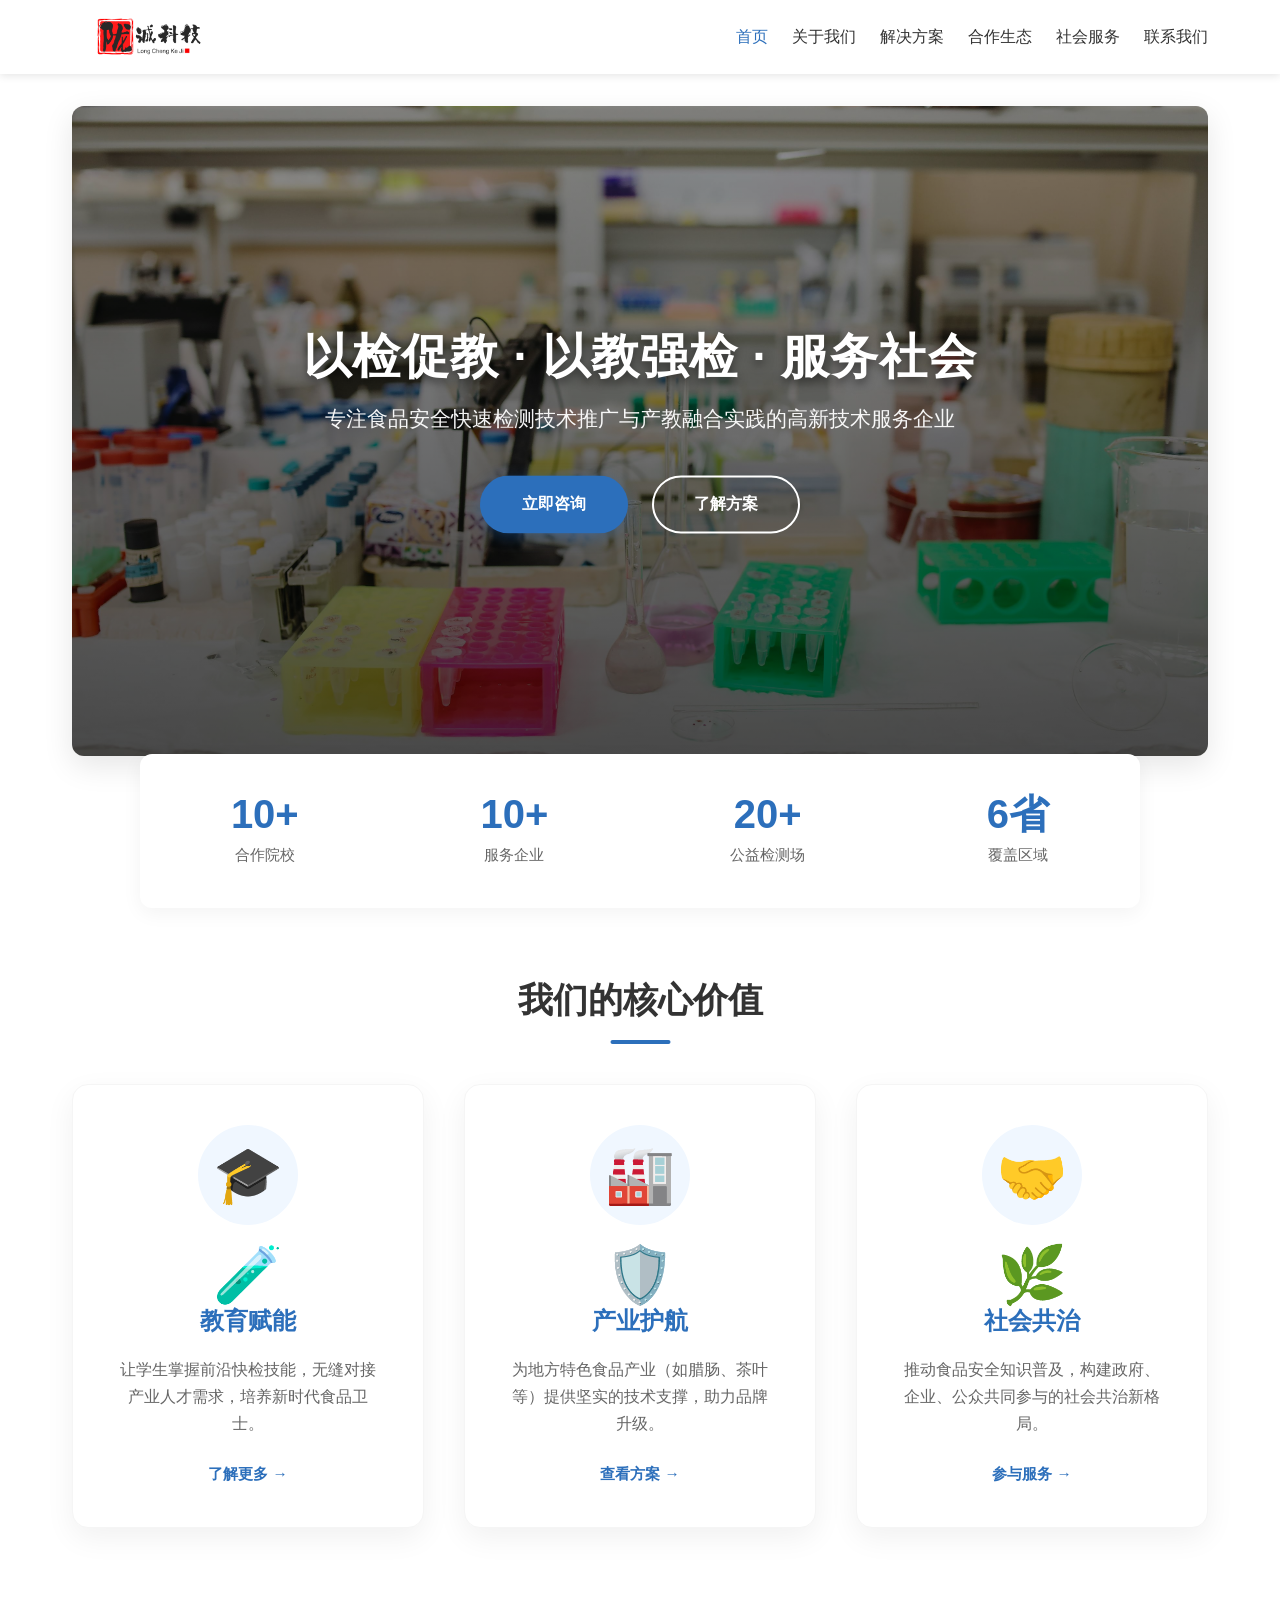
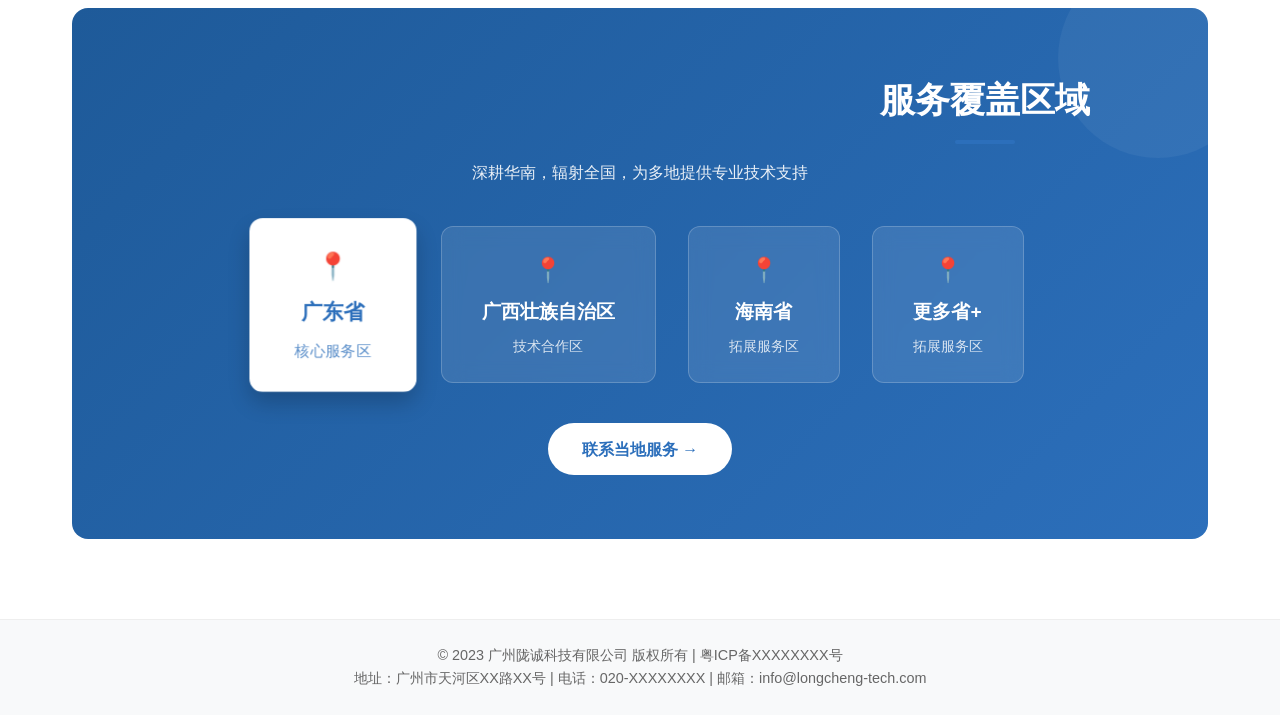
<file: index.html>
<!DOCTYPE html>
<html lang="zh-CN">
<head>
  <meta charset="UTF-8" />
  <meta name="viewport" content="width=device-width, initial-scale=1.0"/>
  <meta name="description" content="广州陇诚科技有限公司专注于食品安全快速检测技术推广与产教融合实践，服务广东、广西、海南等地院校、企业及社区。">
  <title>广州陇诚科技有限公司 - 食品安全快检与产教融合服务商</title>
  <link rel="stylesheet" href="style.css" />
</head>
<body>

  <header class="sticky-header">
    <nav class="navbar">
      <!-- Logo 占位：请替换为您的 logo.png -->
      <img src="images/LOGO.png" 
           alt="广州陇诚科技有限公司 Logo" 
           class="site-logo">
      <ul class="nav-links">
        <li><a href="index.html" class="nav-link">首页</a></li>
        <li><a href="about.html" class="nav-link">关于我们</a></li>
        <li><a href="solutions.html" class="nav-link">解决方案</a></li>
        <li><a href="cooperation.html" class="nav-link">合作生态</a></li>
        <li><a href="service.html" class="nav-link">社会服务</a></li>
        <li><a href="contact.html" class="nav-link">联系我们</a></li>
      </ul>
    </nav>
  </header>

<main class="main-content">
  
  <!-- 1. 首页专属：超大 Banner (Hero Section) - 已优化为全屏背景模式 -->
  <section class="hero-banner">
    <!-- 
      注意：这里不再使用 <img> 标签。
      请在 style.css 的 .hero-banner 中配置 background-image，
      或者直接在 style 属性中写入图片路径（推荐后者以便快速预览）。
    -->
    <div class="hero-bg-img" style="background-image: url('images/hero-bg.jpg');"></div>
    
    <!-- 遮罩层：由 CSS 控制渐变，确保文字清晰 -->
    <div class="hero-overlay"></div>
    
    <!-- 内容区域：z-index 确保在最上层 -->
    <div class="hero-content">
      <h1 class="hero-title">以检促教 · 以教强检 · 服务社会</h1>
      <p class="hero-subtitle">专注食品安全快速检测技术推广与产教融合实践的高新技术服务企业</p>
      
      <div class="hero-btn-group">
        <a href="contact.html" class="btn btn-primary">立即咨询</a>
        <a href="solutions.html" class="btn btn-outline">了解方案</a>
      </div>
    </div>
  </section>

  <!-- 2. 首页专属：数据优势条 (Stats Bar) -->
  <section class="stats-bar">
    <div class="stat-item">
      <span class="stat-num">10+</span>
      <span class="stat-label">合作院校</span>
    </div>
    <div class="stat-item">
      <span class="stat-num">10+</span>
      <span class="stat-label">服务企业</span>
    </div>
    <div class="stat-item">
      <span class="stat-num">20+</span>
      <span class="stat-label">公益检测场</span>
    </div>
    <div class="stat-item">
      <span class="stat-num">6省</span>
      <span class="stat-label">覆盖区域</span>
    </div>
  </section>

  <!-- 3. 首页专属：核心价值预览 (Vision Grid) -->
  <h2 class="section-main-title">我们的核心价值</h2>
  <section class="vision-grid">
    <!-- 卡片 1：链接到 about.html -->
    <div class="vision-card-pro">
      <div class="card-icon-box">🎓🧪</div>
      <h3>教育赋能</h3>
      <p>让学生掌握前沿快检技能，无缝对接产业人才需求，培养新时代食品卫士。</p>
      <a href="about.html" class="card-link">了解更多 &rarr;</a>
    </div>

    <!-- 卡片 2：链接到 solutions.html -->
    <div class="vision-card-pro">
      <div class="card-icon-box">🏭🛡️</div>
      <h3>产业护航</h3>
      <p>为地方特色食品产业（如腊肠、茶叶等）提供坚实的技术支撑，助力品牌升级。</p>
      <a href="solutions.html" class="card-link">查看方案 &rarr;</a>
    </div>

    <!-- 卡片 3：链接到 service.html -->
    <div class="vision-card-pro">
      <div class="card-icon-box">🤝🌿</div>
      <h3>社会共治</h3>
      <p>推动食品安全知识普及，构建政府、企业、公众共同参与的社会共治新格局。</p>
      <a href="service.html" class="card-link">参与服务 &rarr;</a>
    </div>
  </section>

  <!-- 4. 首页专属：服务覆盖区域 (Coverage Section) -->
  <section class="coverage-section">
    <div class="coverage-content">
      <h2 class="section-main-title" style="color: white; margin-bottom: 1rem; border-color: rgba(255,255,255,0.3);">服务覆盖区域</h2>
      <p style="color: rgba(255,255,255,0.9); margin-bottom: 2rem;">深耕华南，辐射全国，为多地提供专业技术支持</p>
      
      <div class="province-tags">
        <div class="province-tag active">
          <span class="p-icon">📍</span>
          <strong>广东省</strong>
          <small>核心服务区</small>
        </div>
        <div class="province-tag">
          <span class="p-icon">📍</span>
          <strong>广西壮族自治区</strong>
          <small>技术合作区</small>
        </div>
        <div class="province-tag">
          <span class="p-icon">📍</span>
          <strong>海南省</strong>
          <small>拓展服务区</small>
        </div>
         <div class="province-tag">
          <span class="p-icon">📍</span>
          <strong>更多省+</strong>
          <small>拓展服务区</small>
        </div>
      </div>
      
      <a href="contact.html" class="btn btn-white-sm">联系当地服务 &rarr;</a>
    </div>
  </section>

</main>

  <footer class="site-footer">
    <p>© 2023 广州陇诚科技有限公司 版权所有 | 粤ICP备XXXXXXXX号</p>
    <p>地址：广州市天河区XX路XX号 | 电话：020-XXXXXXXX | 邮箱：info@longcheng-tech.com</p>
  </footer>

  <script src="main.js"></script>
</body>
</html>
</file>
<file: style.css>
/* =========================================
   广州陇诚科技有限公司官网 - 完整样式表
   版本：3.0 (纯净重构版)
   说明：包含全局、首页2.0及所有子页面样式
   ========================================= */

/* === 1. 全局重置与基础样式 === */
* {
  margin: 0;
  padding: 0;
  box-sizing: border-box;
}

body {
  font-family: "Microsoft YaHei", "PingFang SC", sans-serif;
  line-height: 1.6;
  color: #333;
  display: flex;
  flex-direction: column;
  min-height: 100vh;
  background-color: #ffffff;
}

a { text-decoration: none; color: inherit; transition: color 0.3s; }
ul { list-style: none; }
img { max-width: 100%; display: block; }

/* === 2. 导航栏 (Sticky Header) === */
.sticky-header {
  position: sticky;
  top: 0;
  z-index: 1000;
  background: white;
  box-shadow: 0 2px 8px rgba(0, 0, 0, 0.1);
}

.navbar {
  display: flex;
  justify-content: space-between;
  align-items: center;
  padding: 1rem 2rem;
  max-width: 1200px;
  margin: 0 auto;
  width: 100%;
}

.site-logo {
  height: 42px;
  max-width: 200px;
  object-fit: contain;
}

.nav-links {
  display: flex;
  gap: 1.5rem;
}

.nav-link {
  text-decoration: none;
  color: #333;
  font-weight: 500;
  white-space: nowrap;
}

.nav-link:hover, .nav-link.active {
  color: #2c6fbb;
}

/* === 3. 主内容区容器 === */
.main-content {
  flex: 1;
  padding: 2rem;
  max-width: 1200px;
  margin: 0 auto;
  width: 100%;
}

/* === 4. 页脚 === */
.site-footer {
  background: #f8f9fa;
  text-align: center;
  padding: 1.5rem;
  font-size: 0.9rem;
  color: #666;
  margin-top: auto;
  border-top: 1px solid #eee;
}

/* =========================================
   首页专属样式 (Index 2.0)
   ========================================= */

/* 4.1 英雄区域 (Hero Banner) */
.hero-banner {
  position: relative;
  height: 650px;
  border-radius: 12px;
  overflow: hidden;
  margin-bottom: 3rem;
  box-shadow: 0 10px 30px rgba(0,0,0,0.1);
}

/* 修改前：针对 img 标签 */
/* .hero-bg-img { object-fit: cover; ... } */

/* 修改后：针对 div 背景图 */
.hero-bg-img {
  position: absolute;
  top: 0;
  left: 0;
  width: 100%;
  height: 100%;
  /* 关键：使用 background 属性代替 object-fit */
  background-size: cover; 
  background-position: center;
  background-repeat: no-repeat;
  z-index: 1;
  animation: slowZoom 20s infinite alternate;
}

.hero-overlay {
  position: absolute;
  top: 0;
  left: 0;
  width: 100%;
  height: 100%;
  background: linear-gradient(to bottom, rgba(0,0,0,0.4) 0%, rgba(0,0,0,0.7) 100%);
  z-index: 1;
}

.hero-content {
  position: absolute;
  top: 50%;
  left: 50%;
  transform: translate(-50%, -50%);
  text-align: center;
  color: white;
  z-index: 2;
  width: 90%;
  max-width: 900px;
}

.hero-title {
  font-size: 3rem;
  font-weight: 800;
  margin-bottom: 1rem;
  line-height: 1.2;
  text-shadow: 0 4px 10px rgba(0,0,0,0.5);
  letter-spacing: 1px;
}

.hero-subtitle {
  font-size: 1.3rem;
  margin-bottom: 2.5rem;
  opacity: 0.95;
  font-weight: 300;
}

.hero-btn-group {
  display: flex;
  justify-content: center;
  gap: 1.5rem;
}

/* 按钮通用样式 */
.btn {
  padding: 0.9rem 2.5rem;
  border-radius: 50px;
  font-weight: 600;
  transition: all 0.3s ease;
  font-size: 1rem;
  display: inline-block;
  cursor: pointer;
  border: 2px solid transparent;
}

.btn-primary {
  background: #2c6fbb;
  color: white;
  box-shadow: 0 4px 15px rgba(44, 111, 187, 0.4);
}

.btn-primary:hover {
  background: #1e5a99;
  transform: translateY(-3px);
  box-shadow: 0 6px 20px rgba(44, 111, 187, 0.6);
}

.btn-outline {
  background: transparent;
  border-color: white;
  color: white;
}

.btn-outline:hover {
  background: white;
  color: #2c6fbb;
  transform: translateY(-3px);
}

.btn-white-sm {
  background: white;
  color: #2c6fbb;
  padding: 0.7rem 2rem;
  border-radius: 50px;
  font-weight: 600;
  transition: all 0.3s;
}

.btn-white-sm:hover {
  background: #f0f0f0;
  transform: translateY(-2px);
}

/* 4.2 数据优势条 (Stats Bar) */
.stats-bar {
  display: flex;
  justify-content: space-around;
  flex-wrap: wrap;
  background: white;
  padding: 2.5rem 1rem;
  border-radius: 12px;
  box-shadow: 0 5px 20px rgba(0,0,0,0.05);
  margin-bottom: 4rem;
  gap: 2rem;
  max-width: 1000px;
  margin-left: auto;
  margin-right: auto;
  margin-top: -50px; /* 向上重叠效果 */
  position: relative;
  z-index: 3;
}

.stat-item { text-align: center; }

.stat-num {
  display: block;
  font-size: 2.5rem;
  font-weight: 800;
  color: #2c6fbb;
  line-height: 1;
  margin-bottom: 0.5rem;
}

.stat-label {
  color: #666;
  font-size: 0.95rem;
  font-weight: 500;
}

/* 4.3 核心价值卡片 (Vision Grid) */
.section-main-title {
  text-align: center;
  font-size: 2.2rem;
  color: #333;
  margin-bottom: 2.5rem;
  position: relative;
  display: inline-block;
  left: 50%;
  transform: translateX(-50%);
}

.section-main-title::after {
  content: '';
  display: block;
  width: 60px;
  height: 4px;
  background: #2c6fbb;
  margin: 12px auto 0;
  border-radius: 2px;
}

.vision-grid {
  display: grid;
  grid-template-columns: repeat(auto-fit, minmax(300px, 1fr));
  gap: 2.5rem;
  margin-bottom: 5rem;
  max-width: 1200px;
  margin-left: auto;
  margin-right: auto;
}

.vision-card-pro {
  background: white;
  padding: 2.5rem;
  border-radius: 16px;
  text-align: center;
  box-shadow: 0 10px 30px rgba(0,0,0,0.06);
  transition: all 0.4s cubic-bezier(0.175, 0.885, 0.32, 1.275);
  border: 1px solid #f5f5f5;
  position: relative;
  overflow: hidden;
}

.vision-card-pro::before {
  content: '';
  position: absolute;
  top: 0;
  left: 0;
  width: 100%;
  height: 4px;
  background: #2c6fbb;
  transform: scaleX(0);
  transition: transform 0.4s ease;
  transform-origin: left;
}

.vision-card-pro:hover {
  transform: translateY(-10px);
  box-shadow: 0 20px 40px rgba(44, 111, 187, 0.15);
}

.vision-card-pro:hover::before {
  transform: scaleX(1);
}

.card-icon-box {
  font-size: 3.5rem;
  margin-bottom: 1.5rem;
  display: inline-block;
  background: #f0f7ff;
  width: 100px;
  height: 100px;
  line-height: 100px;
  border-radius: 50%;
  transition: transform 0.4s ease;
}

.vision-card-pro:hover .card-icon-box {
  transform: rotate(10deg) scale(1.1);
  box-shadow: 0 10px 20px rgba(44, 111, 187, 0.3);
  background: #fff;
}

.vision-card-pro h3 {
  font-size: 1.5rem;
  color: #2c6fbb;
  margin-bottom: 1rem;
}

.vision-card-pro p {
  color: #666;
  line-height: 1.7;
  margin-bottom: 1.5rem;
  font-size: 1rem;
}

.card-link {
  color: #2c6fbb;
  font-weight: 600;
  text-decoration: none;
  font-size: 0.95rem;
  transition: padding-left 0.3s;
  display: inline-block;
}

.card-link:hover {
  padding-left: 8px;
  color: #1e5a99;
}

/* 4.4 服务覆盖区域 (Coverage Section) */
.coverage-section {
  background: linear-gradient(135deg, #1e5a99 0%, #2c6fbb 100%);
  border-radius: 16px;
  padding: 4rem 2rem;
  text-align: center;
  color: white;
  margin-bottom: 3rem;
  position: relative;
  overflow: hidden;
}

.coverage-section::before {
  content: '';
  position: absolute;
  top: -50px;
  right: -50px;
  width: 200px;
  height: 200px;
  background: rgba(255,255,255,0.05);
  border-radius: 50%;
}

.coverage-content {
  position: relative;
  z-index: 2;
  max-width: 900px;
  margin: 0 auto;
}

.province-tags {
  display: flex;
  justify-content: center;
  gap: 2rem;
  flex-wrap: wrap;
  margin: 2.5rem 0;
}

.province-tag {
  background: rgba(255,255,255,0.1);
  backdrop-filter: blur(10px);
  -webkit-backdrop-filter: blur(10px);
  padding: 1.5rem 2.5rem;
  border-radius: 12px;
  border: 1px solid rgba(255,255,255,0.2);
  transition: all 0.3s ease;
  cursor: default;
  min-width: 150px;
}

.province-tag.active {
  background: white;
  color: #2c6fbb;
  transform: scale(1.1);
  box-shadow: 0 10px 20px rgba(0,0,0,0.2);
}

.p-icon {
  display: block;
  font-size: 1.5rem;
  margin-bottom: 0.5rem;
}

.province-tag strong {
  display: block;
  font-size: 1.2rem;
  margin-bottom: 0.3rem;
}

.province-tag small {
  font-size: 0.85rem;
  opacity: 0.8;
}

/* =========================================
   子页面通用组件样式
   ========================================= */

/* 通用页面标题 */
.page-title {
  text-align: center;
  font-size: 2rem;
  color: #2c6fbb;
  margin-bottom: 2rem;
  position: relative;
  padding-bottom: 10px;
}
.page-title::after {
  content: '';
  display: block;
  width: 60px;
  height: 3px;
  background: #2c6fbb;
  margin: 10px auto 0;
}

/* 通用内容卡片 */
.content-card {
  background: white;
  padding: 2rem;
  border-radius: 8px;
  box-shadow: 0 4px 15px rgba(0,0,0,0.05);
  max-width: 900px;
  margin: 0 auto;
}

.content-image {
  width: 100%;
  height: auto;
  border-radius: 6px;
  margin-bottom: 1.5rem;
  filter: none !important;
}

.lead-text {
  font-size: 1.1rem;
  line-height: 1.8;
  margin-bottom: 1.5rem;
  color: #444;
}

.highlight-box {
  background: #f0f7ff;
  border-left: 4px solid #2c6fbb;
  padding: 1rem;
  margin: 1rem 0;
  font-weight: bold;
  color: #2c6fbb;
}

/* =========================================
   关于我们 (About) 专属样式
   ========================================= */
.about-intro-section {
  display: grid;
  grid-template-columns: 1.2fr 0.8fr;
  gap: 3rem;
  align-items: center;
  margin-bottom: 3rem;
  background: white;
  padding: 2.5rem;
  border-radius: 12px;
  box-shadow: 0 5px 20px rgba(0,0,0,0.04);
}

.lead-paragraph {
  font-size: 1.15rem;
  line-height: 1.8;
  color: #333;
  margin-bottom: 1.5rem;
  border-left: 4px solid #2c6fbb;
  padding-left: 1rem;
}

.intro-text p {
  line-height: 1.8;
  color: #555;
  margin-bottom: 1rem;
}

.intro-image-box {
  position: relative;
}

.about-main-img {
  width: 100%;
  height: auto;
  border-radius: 8px;
  box-shadow: 0 10px 25px rgba(44, 111, 187, 0.15);
  transition: transform 0.3s;
}

.about-main-img:hover {
  transform: scale(1.02);
}

.img-caption {
  text-align: center;
  font-size: 0.9rem;
  color: #888;
  margin-top: 0.8rem;
  font-style: italic;
}

.mission-banner {
  background: linear-gradient(135deg, #2c6fbb 0%, #1e5a99 100%);
  color: white;
  text-align: center;
  padding: 3rem 2rem;
  border-radius: 12px;
  margin-bottom: 3rem;
  box-shadow: 0 8px 20px rgba(44, 111, 187, 0.3);
}

.mission-icon {
  font-size: 3rem;
  margin-bottom: 1rem;
  display: block;
}

.mission-banner h3 {
  font-size: 1.5rem;
  margin-bottom: 1rem;
  opacity: 0.9;
  font-weight: normal;
}

.mission-text {
  font-size: 2rem;
  font-weight: bold;
  letter-spacing: 2px;
  text-shadow: 0 2px 4px rgba(0,0,0,0.2);
}

.section-subtitle {
  text-align: center;
  font-size: 1.8rem;
  color: #333;
  margin-bottom: 2rem;
  position: relative;
  display: inline-block;
  left: 50%;
  transform: translateX(-50%);
}

.section-subtitle::after {
  content: '';
  display: block;
  width: 50px;
  height: 3px;
  background: #2c6fbb;
  margin: 10px auto 0;
  border-radius: 2px;
}

.vision-cards-container {
  display: grid;
  grid-template-columns: repeat(auto-fit, minmax(250px, 1fr));
  gap: 2rem;
  margin-bottom: 4rem;
}

.vision-card {
  background: white;
  padding: 2rem;
  border-radius: 10px;
  text-align: center;
  box-shadow: 0 4px 15px rgba(0,0,0,0.05);
  transition: all 0.3s ease;
  border: 1px solid #f0f0f0;
}

.vision-card:hover {
  transform: translateY(-8px);
  box-shadow: 0 10px 25px rgba(44, 111, 187, 0.15);
  border-color: #2c6fbb;
}

.v-icon {
  font-size: 2.5rem;
  margin-bottom: 1rem;
  display: block;
}

.vision-card h4 {
  color: #2c6fbb;
  font-size: 1.3rem;
  margin-bottom: 1rem;
}

.vision-card p {
  color: #666;
  line-height: 1.6;
  font-size: 0.95rem;
}

.service-area-section {
  background: #f9fbfd;
  padding: 3rem 2rem;
  border-radius: 12px;
  text-align: center;
  border: 1px dashed #cbdceb;
}

.area-map-box {
  max-width: 800px;
  margin: 0 auto;
}

.map-icon {
  font-size: 2.5rem;
  margin-bottom: 1.5rem;
  display: block;
}

.area-tags {
  display: flex;
  justify-content: center;
  gap: 1.5rem;
  flex-wrap: wrap;
  margin-bottom: 1.5rem;
}

.area-tag {
  background: white;
  padding: 0.8rem 2rem;
  border-radius: 50px;
  font-size: 1.1rem;
  font-weight: 500;
  color: #555;
  box-shadow: 0 2px 8px rgba(0,0,0,0.05);
  border: 1px solid #eee;
  transition: all 0.3s;
}

.area-tag.active {
  background: #2c6fbb;
  color: white;
  border-color: #2c6fbb;
  transform: scale(1.05);
}

.area-desc {
  color: #777;
  font-size: 1rem;
  line-height: 1.6;
}

/* =========================================
   解决方案 (Solutions) 专属样式
   ========================================= */
.solution-card {
  background: white;
  padding: 2.5rem;
  border-radius: 8px;
  box-shadow: 0 4px 15px rgba(0,0,0,0.05);
  margin-bottom: 2rem;
  max-width: 900px;
  margin-left: auto;
  margin-right: auto;
}

.solution-icon {
  font-size: 3rem;
  text-align: center;
  display: block;
  margin-bottom: 1rem;
}

.solution-card h3 {
  text-align: center;
  color: #2c6fbb;
  margin-bottom: 1rem;
}

.solution-desc {
  text-align: center;
  color: #666;
  margin-bottom: 2rem;
  max-width: 700px;
  margin-left: auto;
  margin-right: auto;
}

.feature-grid {
  display: grid;
  grid-template-columns: repeat(auto-fit, minmax(200px, 1fr));
  gap: 1.5rem;
  margin-bottom: 2rem;
}

.feature-item {
  background: #f9fbfd;
  padding: 1.5rem;
  border-radius: 6px;
  text-align: center;
  border: 1px solid #eee;
}

.feature-item strong {
  display: block;
  color: #2c6fbb;
  margin-bottom: 0.5rem;
  font-size: 1.1rem;
}

.feature-item p {
  font-size: 0.9rem;
  color: #555;
  line-height: 1.5;
}

.process-steps {
  display: flex;
  justify-content: space-between;
  align-items: center;
  flex-wrap: wrap;
  gap: 1rem;
  margin-top: 2rem;
  background: #f0f7ff;
  padding: 2rem;
  border-radius: 8px;
}

.step {
  flex: 1;
  text-align: center;
  min-width: 120px;
}

.step-num {
  display: inline-block;
  width: 40px;
  height: 40px;
  line-height: 40px;
  background: #2c6fbb;
  color: white;
  border-radius: 50%;
  font-weight: bold;
  margin-bottom: 0.5rem;
}

.step-arrow {
  font-size: 1.5rem;
  color: #ccc;
  font-weight: bold;
}

/* =========================================
   合作生态 (Cooperation) 专属样式
   ========================================= */
.partner-section {
  margin-bottom: 2rem;
  text-align: left;
}

.partner-section h3 {
  color: #333;
  border-left: 4px solid #2c6fbb;
  padding-left: 10px;
  margin-bottom: 1rem;
}

.partner-tags {
  display: flex;
  flex-wrap: wrap;
  gap: 10px;
}

.tag {
  background: #f1f1f1;
  padding: 0.5rem 1rem;
  border-radius: 20px;
  font-size: 0.9rem;
  color: #555;
  transition: all 0.3s;
}

.tag:hover {
  background: #2c6fbb;
  color: white;
  transform: translateY(-2px);
}

/* =========================================
   社会服务 (Service) 专属样式
   ========================================= */
.service-grid-layout {
  display: grid;
  grid-template-columns: repeat(auto-fit, minmax(280px, 1fr));
  gap: 2rem;
  max-width: 1200px;
  margin: 0 auto;
}

.service-box {
  background: white;
  padding: 2rem;
  border-radius: 8px;
  box-shadow: 0 4px 10px rgba(0,0,0,0.05);
  text-align: center;
  transition: transform 0.3s, box-shadow 0.3s;
  border-top: 4px solid transparent;
}

.service-box:hover {
  transform: translateY(-5px);
  box-shadow: 0 8px 20px rgba(0,0,0,0.1);
  border-top-color: #2c6fbb;
}

.service-icon {
  font-size: 2.5rem;
  margin-bottom: 1rem;
  display: block;
}

.service-box h3 {
  color: #2c6fbb;
  margin-bottom: 0.8rem;
  font-size: 1.2rem;
}

.service-box p {
  color: #666;
  font-size: 0.95rem;
  line-height: 1.6;
}

/* =========================================
   联系我们 (Contact) 专属样式
   ========================================= */
.contact-container {
  display: grid;
  grid-template-columns: 1fr 1fr;
  gap: 2rem;
  max-width: 1000px;
  margin: 0 auto;
}

.contact-info-card, .contact-form-card {
  background: white;
  padding: 2rem;
  border-radius: 8px;
  box-shadow: 0 4px 15px rgba(0,0,0,0.05);
  height: fit-content;
}

.info-item {
  display: flex;
  align-items: flex-start;
  margin-bottom: 1.5rem;
}

.info-item .icon {
  font-size: 1.5rem;
  margin-right: 1rem;
}

.form-group {
  margin-bottom: 1.2rem;
}

.form-group label {
  display: block;
  margin-bottom: 0.5rem;
  font-weight: 500;
  color: #333;
}

.contact-form input,
.contact-form textarea {
  width: 100%;
  padding: 0.8rem;
  border: 1px solid #ddd;
  border-radius: 4px;
  font-size: 1rem;
  transition: border-color 0.3s;
}

.contact-form input:focus,
.contact-form textarea:focus {
  border-color: #2c6fbb;
  outline: none;
}

.submit-btn {
  background: #2c6fbb;
  color: white;
  border: none;
  padding: 0.8rem 2rem;
  border-radius: 4px;
  cursor: pointer;
  font-size: 1rem;
  width: 100%;
  transition: background 0.3s;
}

.submit-btn:hover {
  background: #1e5a99;
}

/* =========================================
   响应式适配 (Mobile)
   ========================================= */
@media (max-width: 768px) {
  /* 导航 */
  .navbar {
    flex-direction: column;
    gap: 1rem;
    padding: 1rem;
  }
  .nav-links {
    flex-wrap: wrap;
    justify-content: center;
    gap: 1rem;
  }
  .main-content {
    padding: 1.2rem;
  }

  /* 首页 */
  .hero-banner { height: 500px; }
  .hero-title { font-size: 2rem; }
  .hero-btn-group { flex-direction: column; gap: 1rem; }
  .btn { width: 100%; box-sizing: border-box; }
  .stats-bar { margin-top: 0; flex-direction: column; gap: 1.5rem; }
  .province-tags { flex-direction: column; align-items: center; }
  .province-tag { width: 80%; }
  .province-tag.active { transform: scale(1); }

  /* 关于 */
  .about-intro-section {
    grid-template-columns: 1fr;
    gap: 2rem;
    padding: 1.5rem;
  }
  .intro-image-box { order: -1; }
  .mission-text { font-size: 1.5rem; }
  .area-tags { flex-direction: column; align-items: center; }
  .area-tag { width: 80%; }

  /* 解决方案 */
  .process-steps { flex-direction: column; }
  .step-arrow { transform: rotate(90deg); margin: 0.5rem 0; }
  .solution-card, .content-card { padding: 1.5rem; }

  /* 联系 */
  .contact-container { grid-template-columns: 1fr; }
}
</file>
